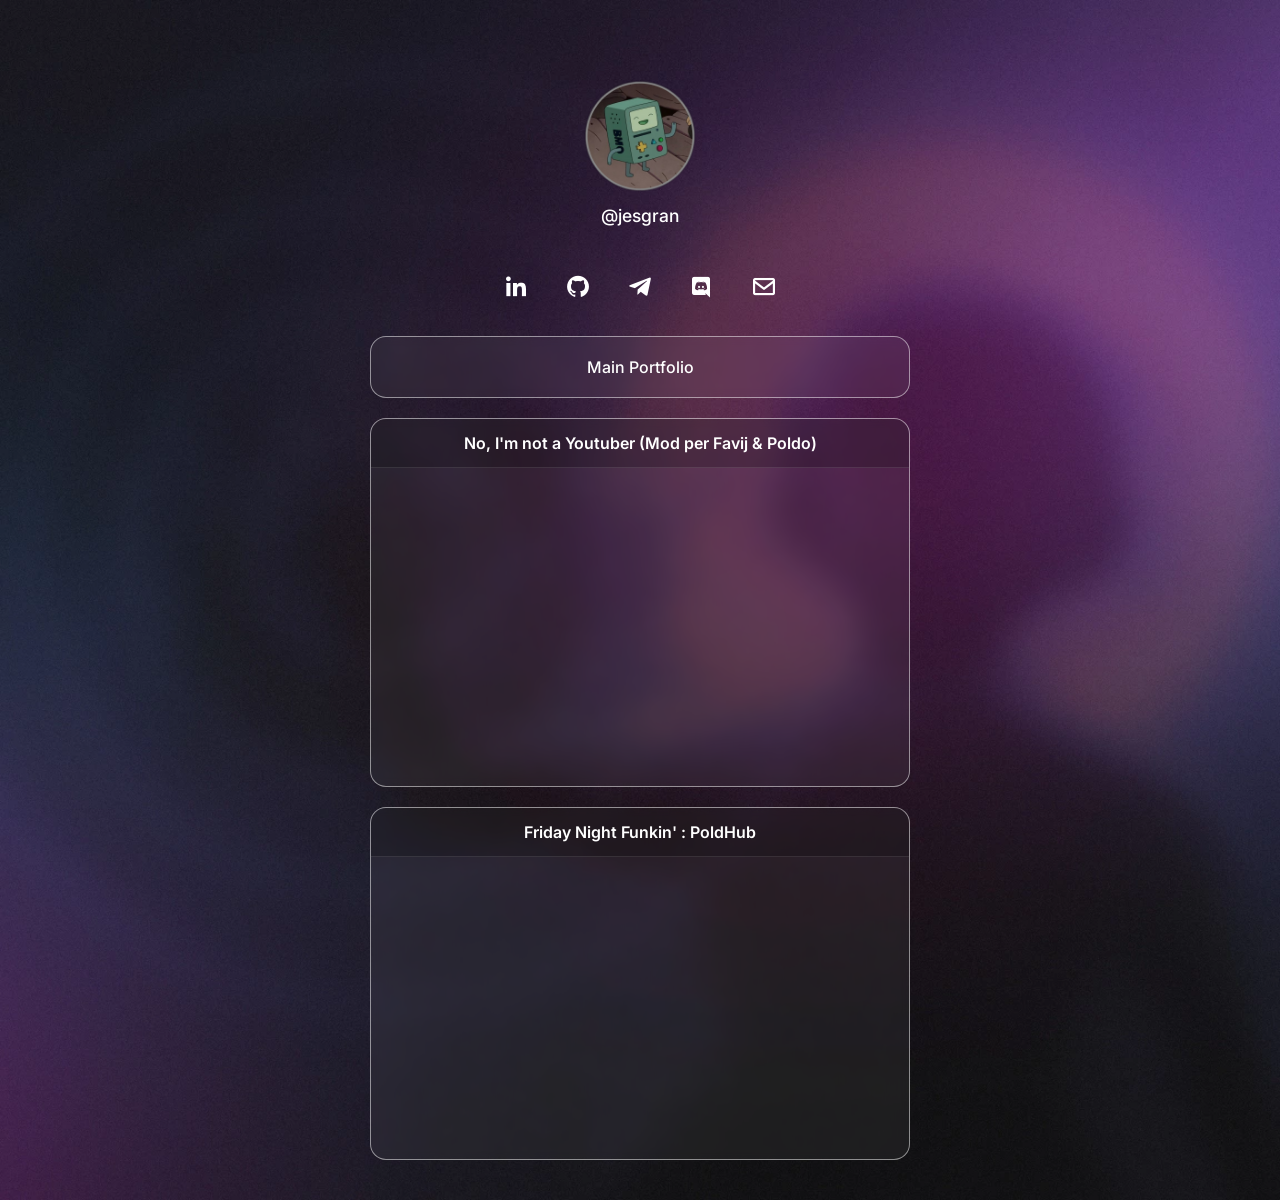
<file: index.html>
<!DOCTYPE html>
<html lang="en">

<head>
  <meta charset="UTF-8" />
  <meta name="viewport" content="width=device-width, initial-scale=1.0" />
  <title>@Jesgran</title>

  <link rel="stylesheet" href="style.css" />

  <link rel="preconnect" href="https://fonts.googleapis.com" />
  <link rel="preconnect" href="https://fonts.gstatic.com" crossorigin />
  <link href="https://fonts.googleapis.com/css2?family=Inter:wght@400;500;600&display=swap" rel="stylesheet" />
  <link href="https://cdn.jsdelivr.net/npm/boxicons@2.1.4/css/boxicons.min.css" rel="stylesheet">

  <meta property="og:title" content="Jesgran LinkTree" />
  <meta property="og:type" content="website" />
  <meta property="og:url" content="https://jes.is-a.dev/" />
  <meta property="og:image" content="https://jes.is-a.dev/assets/disc.png" />
  <meta property="og:description"
    content="I build sites, discord bots and useless things just to see if i can do it." />
  <meta name="theme-color" content="#407c84" />
</head>

<body>
  <div id="container">
    <div id="user">
      <img src="./assets/avatar.png" alt="Avatar" />
      <p>@jesgran</p>
    </div>

    <div id="social-links">
      <a href="https://www.linkedin.com/in/daniel-calzuolo-1a394a432/" target="_blank"><i
          class='bx bxl-linkedin'></i></a>
      <a href="https://github.com/jesgran" target="_blank"><i class='bx bxl-github'></i></a>
      <a href="https://t.me/jesgran" target="_blank"><i class='bx bxl-telegram'></i></a>
      <a href="https://discord.com/users/436963335414480897" target="_blank"><i class='bx bxl-discord'></i></a>
      <a href="mailto:daniel.calzuolo@proton.me" target="_blank"><i class='bx bx-envelope'></i></a>
    </div>

    <ul>
      <!-- Tasto Classico -->
      <li>
        <a href="https://jesgran.is-a.dev/" target="_blank" rel="noopener noreferrer" class="standard-link">
          Main Portfolio
        </a>
      </li>

      <!-- YouTube Embed 1: No I'm not human -->
      <li>
        <div class="video-grid-card">
          <div class="video-card-title">No, I'm not a Youtuber (Mod per Favij & Poldo)</div>

          <div class="video-grid">
            <!-- Video 1 -->
            <div class="iframe-container">
              <iframe src="https://www.youtube.com/embed/tQ3o2CNuE4g?controls=0" title="Video 1" frameborder="0"
                allow="accelerometer; autoplay; clipboard-write; encrypted-media; gyroscope; picture-in-picture"
                allowfullscreen></iframe>
            </div>
            <!-- Video 2 -->
            <div class="iframe-container">
              <iframe src="https://www.youtube.com/embed/P144I10U8OI?controls=0" title="Video 2" frameborder="0"
                allow="accelerometer; autoplay; clipboard-write; encrypted-media; gyroscope; picture-in-picture"
                allowfullscreen></iframe>
            </div>
            <!-- Video 3 -->
            <div class="iframe-container">
              <iframe src="https://www.youtube.com/embed/wPwKcktn8_M?controls=0" title="Video 3" frameborder="0"
                allow="accelerometer; autoplay; clipboard-write; encrypted-media; gyroscope; picture-in-picture"
                allowfullscreen></iframe>
            </div>
            <!-- Video 4 -->
            <div class="iframe-container">
              <iframe src="https://www.youtube.com/embed/QPvV1YJAFuU?controls=0" title="Video 4" frameborder="0"
                allow="accelerometer; autoplay; clipboard-write; encrypted-media; gyroscope; picture-in-picture"
                allowfullscreen></iframe>
            </div>
          </div>

        </div>
      </li>

      <!-- YouTube Embed 2: PoldHub -->
      <li>
        <div class="video-card">
          <div class="video-card-title">Friday Night Funkin' : PoldHub
          </div>
          <div class="iframe-container">
            <!-- Sostituisci l'URL in 'src' con quello del video di PoldHub -->
            <iframe src="https://www.youtube.com/embed/qYd-cYDyoGg?controls=0" title="YouTube video player"
              frameborder="0"
              allow="accelerometer; autoplay; clipboard-write; encrypted-media; gyroscope; picture-in-picture; web-share"
              allowfullscreen></iframe>
          </div>
        </div>
      </li>
    </ul>
  </div>
</body>

</html>
</file>
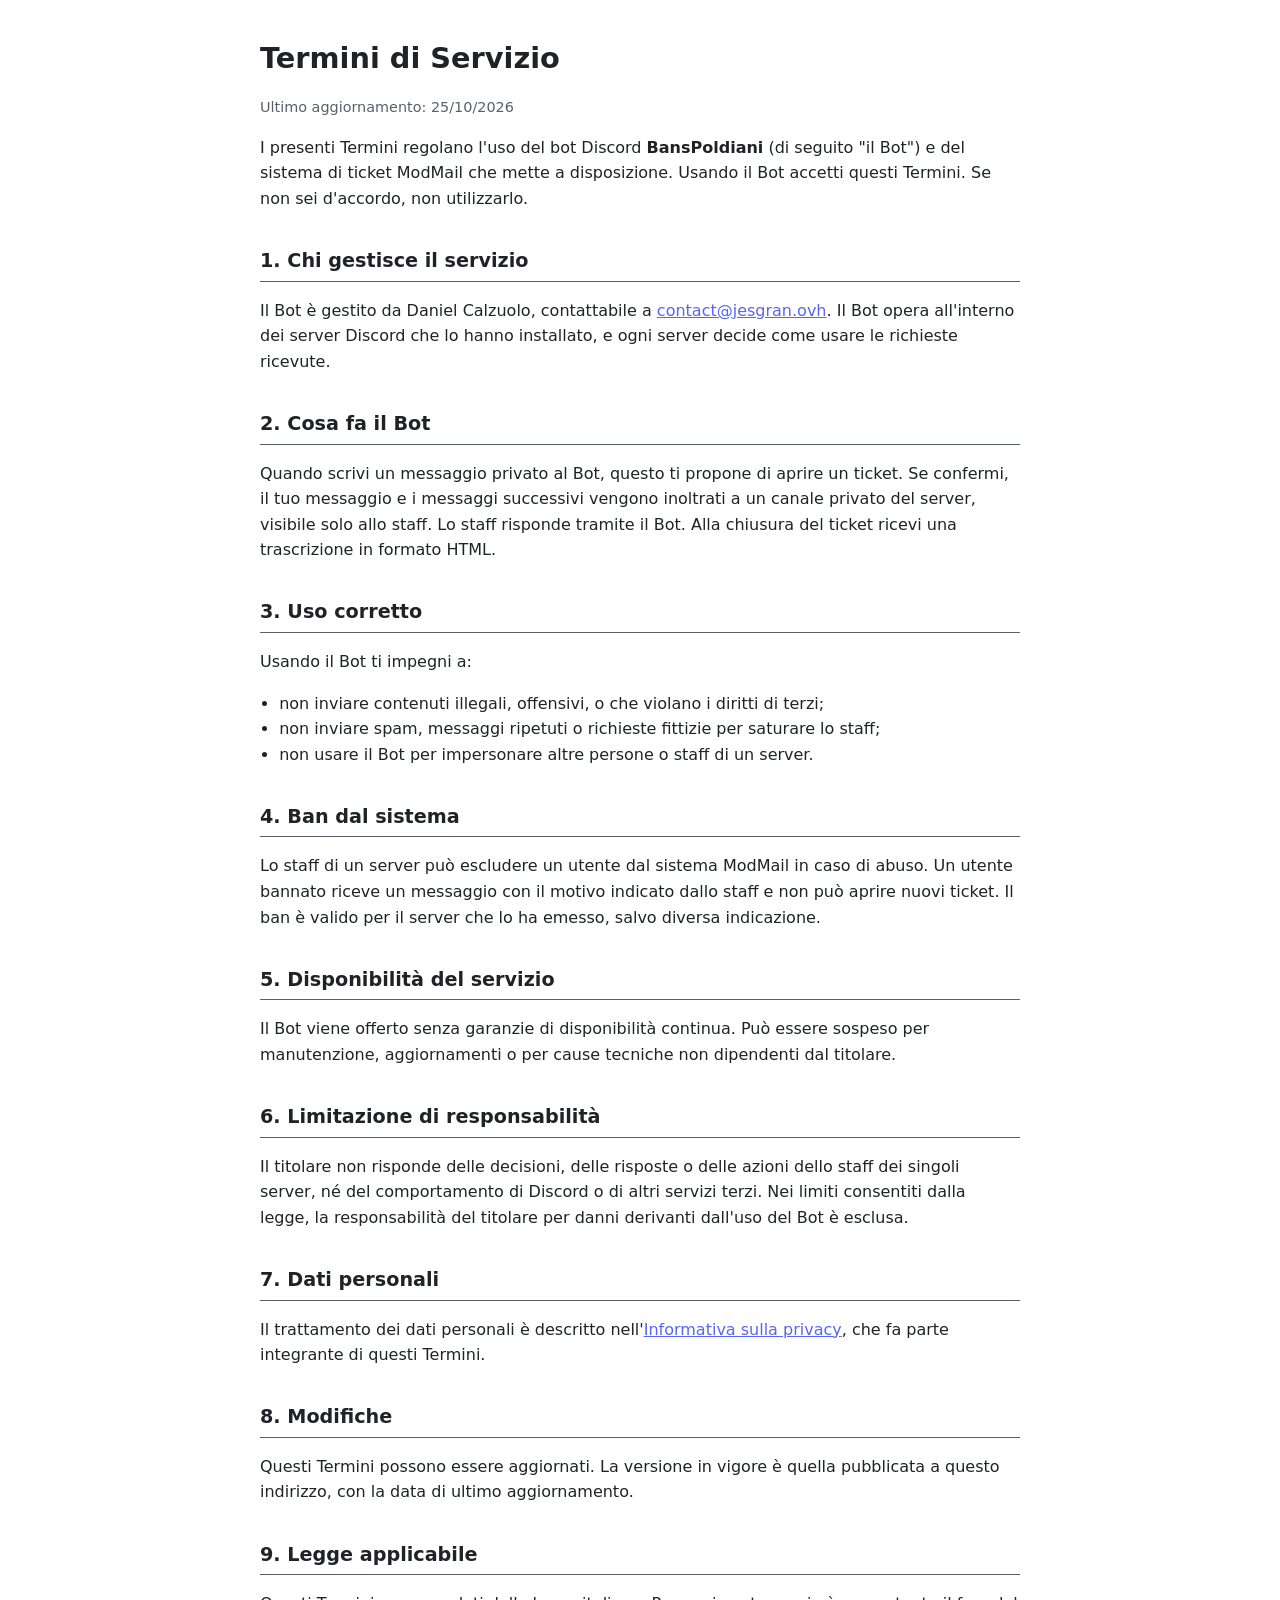
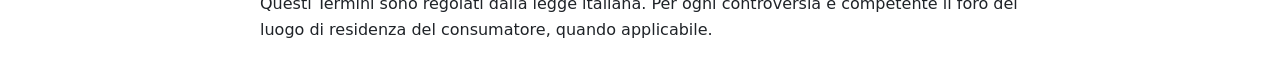
<file: banspoldiani-termini-servizio.html>
<!doctype html>
<html lang="it">
<head>
<meta charset="utf-8">
<meta name="viewport" content="width=device-width, initial-scale=1">
<title>Termini di Servizio - BansPoldiani</title>
<style>
  :root { --bg: #ffffff; --fg: #1f2328; --muted: #57606a; --accent: #5865f2; }
  @media (prefers-color-scheme: dark) {
    :root:not([data-theme="light"]) { --bg: #1e1f22; --fg: #dbdee1; --muted: #949ba4; --accent: #7983f5; }
  }
  :root[data-theme="dark"] { --bg: #1e1f22; --fg: #dbdee1; --muted: #949ba4; --accent: #7983f5; }
  body { background: var(--bg); color: var(--fg); font-family: system-ui, -apple-system, "Segoe UI", Roboto, sans-serif; line-height: 1.6; margin: 0; padding: 16px; }
  main { max-width: 760px; margin: 0 auto; }
  h1 { font-size: 1.8rem; margin-bottom: 0.2em; }
  h2 { font-size: 1.2rem; margin-top: 1.8em; border-bottom: 1px solid var(--muted); padding-bottom: 0.2em; }
  .meta { color: var(--muted); font-size: 0.9rem; }
  a { color: var(--accent); }
  ul { padding-left: 1.2em; }
</style>
</head>
<body>
<main>

<h1>Termini di Servizio</h1>
<p class="meta">Ultimo aggiornamento: 25/10/2026</p>

<p>I presenti Termini regolano l'uso del bot Discord <strong>BansPoldiani</strong> (di seguito "il Bot") e del sistema di ticket ModMail che mette a disposizione. Usando il Bot accetti questi Termini. Se non sei d'accordo, non utilizzarlo.</p>

<h2>1. Chi gestisce il servizio</h2>
<p>Il Bot è gestito da Daniel Calzuolo, contattabile a <a href="mailto:contact@jesgran.ovh">contact@jesgran.ovh</a>. Il Bot opera all'interno dei server Discord che lo hanno installato, e ogni server decide come usare le richieste ricevute.</p>

<h2>2. Cosa fa il Bot</h2>
<p>Quando scrivi un messaggio privato al Bot, questo ti propone di aprire un ticket. Se confermi, il tuo messaggio e i messaggi successivi vengono inoltrati a un canale privato del server, visibile solo allo staff. Lo staff risponde tramite il Bot. Alla chiusura del ticket ricevi una trascrizione in formato HTML.</p>

<h2>3. Uso corretto</h2>
<p>Usando il Bot ti impegni a:</p>
<ul>
  <li>non inviare contenuti illegali, offensivi, o che violano i diritti di terzi;</li>
  <li>non inviare spam, messaggi ripetuti o richieste fittizie per saturare lo staff;</li>
  <li>non usare il Bot per impersonare altre persone o staff di un server.</li>
</ul>

<h2>4. Ban dal sistema</h2>
<p>Lo staff di un server può escludere un utente dal sistema ModMail in caso di abuso. Un utente bannato riceve un messaggio con il motivo indicato dallo staff e non può aprire nuovi ticket. Il ban è valido per il server che lo ha emesso, salvo diversa indicazione.</p>

<h2>5. Disponibilità del servizio</h2>
<p>Il Bot viene offerto senza garanzie di disponibilità continua. Può essere sospeso per manutenzione, aggiornamenti o per cause tecniche non dipendenti dal titolare.</p>

<h2>6. Limitazione di responsabilità</h2>
<p>Il titolare non risponde delle decisioni, delle risposte o delle azioni dello staff dei singoli server, né del comportamento di Discord o di altri servizi terzi. Nei limiti consentiti dalla legge, la responsabilità del titolare per danni derivanti dall'uso del Bot è esclusa.</p>

<h2>7. Dati personali</h2>
<p>Il trattamento dei dati personali è descritto nell'<a href="informativa-privacy.html">Informativa sulla privacy</a>, che fa parte integrante di questi Termini.</p>

<h2>8. Modifiche</h2>
<p>Questi Termini possono essere aggiornati. La versione in vigore è quella pubblicata a questo indirizzo, con la data di ultimo aggiornamento.</p>

<h2>9. Legge applicabile</h2>
<p>Questi Termini sono regolati dalla legge italiana. Per ogni controversia è competente il foro del luogo di residenza del consumatore, quando applicabile.</p>

</main>
</body>
</html>
</file>
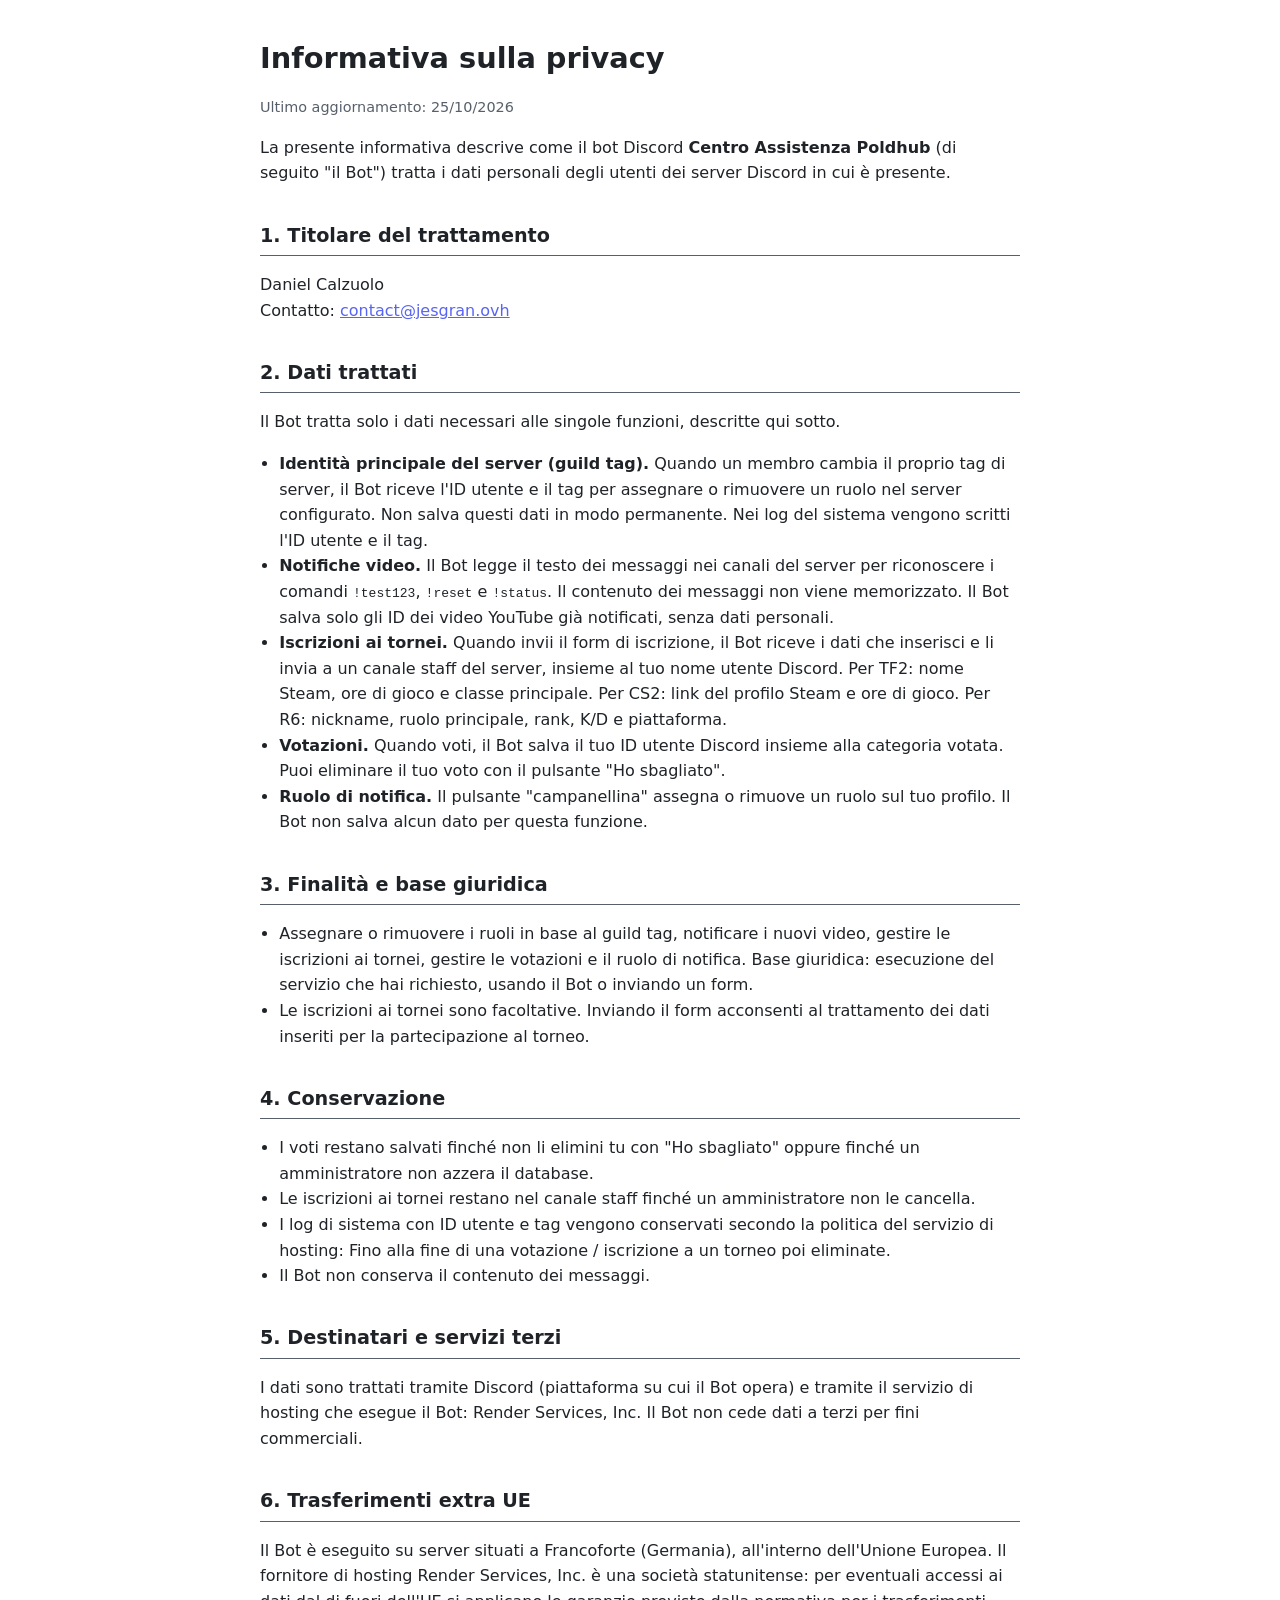
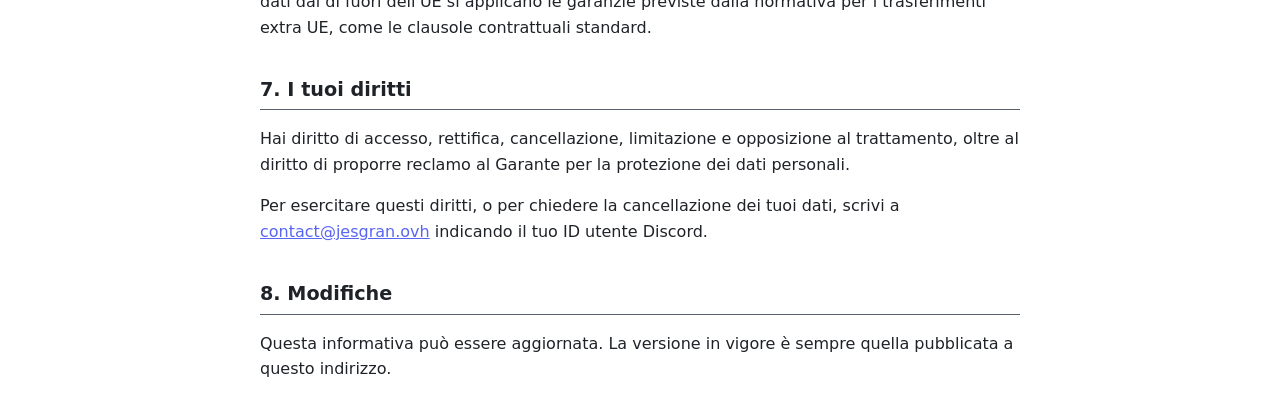
<file: informativa-privacy.html>
<!doctype html>
<html lang="it">

<head>
  <meta charset="utf-8">
  <meta name="viewport" content="width=device-width, initial-scale=1">
  <title>Informativa sulla privacy - Centro Assistenza Poldhub</title>
  <style>
    :root {
      --bg: #ffffff;
      --fg: #1f2328;
      --muted: #57606a;
      --accent: #5865f2;
    }

    @media (prefers-color-scheme: dark) {
      :root:not([data-theme="light"]) {
        --bg: #1e1f22;
        --fg: #dbdee1;
        --muted: #949ba4;
        --accent: #7983f5;
      }
    }

    :root[data-theme="dark"] {
      --bg: #1e1f22;
      --fg: #dbdee1;
      --muted: #949ba4;
      --accent: #7983f5;
    }

    body {
      background: var(--bg);
      color: var(--fg);
      font-family: system-ui, -apple-system, "Segoe UI", Roboto, sans-serif;
      line-height: 1.6;
      margin: 0;
      padding: 16px;
    }

    main {
      max-width: 760px;
      margin: 0 auto;
    }

    h1 {
      font-size: 1.8rem;
      margin-bottom: 0.2em;
    }

    h2 {
      font-size: 1.2rem;
      margin-top: 1.8em;
      border-bottom: 1px solid var(--muted);
      padding-bottom: 0.2em;
    }

    .meta {
      color: var(--muted);
      font-size: 0.9rem;
    }

    a {
      color: var(--accent);
    }

    ul {
      padding-left: 1.2em;
    }

    .placeholder {
      background: rgba(255, 200, 0, 0.25);
      padding: 0 3px;
      border-radius: 3px;
    }
  </style>
</head>

<body>
  <main>

    <h1>Informativa sulla privacy</h1>
    <p class="meta">Ultimo aggiornamento: 25/10/2026</p>

    <p>La presente informativa descrive come il bot Discord <strong>Centro Assistenza Poldhub</strong> (di seguito "il
      Bot") tratta i dati personali degli utenti dei server Discord in cui è presente.</p>

    <h2>1. Titolare del trattamento</h2>
    <p>Daniel Calzuolo<br>
      Contatto: <a href="mailto:contact@jesgran.ovh">contact@jesgran.ovh</a></p>

    <h2>2. Dati trattati</h2>
    <p>Il Bot tratta solo i dati necessari alle singole funzioni, descritte qui sotto.</p>
    <ul>
      <li><strong>Identità principale del server (guild tag).</strong> Quando un membro cambia il proprio tag di server,
        il Bot riceve l'ID utente e il tag per assegnare o rimuovere un ruolo nel server configurato. Non salva questi
        dati in modo permanente. Nei log del sistema vengono scritti l'ID utente e il tag.</li>
      <li><strong>Notifiche video.</strong> Il Bot legge il testo dei messaggi nei canali del server per riconoscere i
        comandi <code>!test123</code>, <code>!reset</code> e <code>!status</code>. Il contenuto dei messaggi non viene
        memorizzato. Il Bot salva solo gli ID dei video YouTube già notificati, senza dati personali.</li>
      <li><strong>Iscrizioni ai tornei.</strong> Quando invii il form di iscrizione, il Bot riceve i dati che inserisci
        e li invia a un canale staff del server, insieme al tuo nome utente Discord. Per TF2: nome Steam, ore di gioco e
        classe principale. Per CS2: link del profilo Steam e ore di gioco. Per R6: nickname, ruolo principale, rank, K/D
        e piattaforma.</li>
      <li><strong>Votazioni.</strong> Quando voti, il Bot salva il tuo ID utente Discord insieme alla categoria votata.
        Puoi eliminare il tuo voto con il pulsante "Ho sbagliato".</li>
      <li><strong>Ruolo di notifica.</strong> Il pulsante "campanellina" assegna o rimuove un ruolo sul tuo profilo. Il
        Bot non salva alcun dato per questa funzione.</li>
    </ul>

    <h2>3. Finalità e base giuridica</h2>
    <ul>
      <li>Assegnare o rimuovere i ruoli in base al guild tag, notificare i nuovi video, gestire le iscrizioni ai tornei,
        gestire le votazioni e il ruolo di notifica. Base giuridica: esecuzione del servizio che hai richiesto, usando
        il Bot o inviando un form.</li>
      <li>Le iscrizioni ai tornei sono facoltative. Inviando il form acconsenti al trattamento dei dati inseriti per la
        partecipazione al torneo.</li>
    </ul>

    <h2>4. Conservazione</h2>
    <ul>
      <li>I voti restano salvati finché non li elimini tu con "Ho sbagliato" oppure finché un amministratore non azzera
        il database.</li>
      <li>Le iscrizioni ai tornei restano nel canale staff finché un amministratore non le cancella.</li>
      <li>I log di sistema con ID utente e tag vengono conservati secondo la politica del servizio di hosting: Fino alla
        fine di una votazione / iscrizione a un torneo poi eliminate.</li>
      <li>Il Bot non conserva il contenuto dei messaggi.</li>
    </ul>

    <h2>5. Destinatari e servizi terzi</h2>
    <p>I dati sono trattati tramite Discord (piattaforma su cui il Bot opera) e tramite il servizio di hosting che
      esegue il Bot: Render Services, Inc. Il Bot non
      cede dati a terzi per fini commerciali.</p>

    <h2>6. Trasferimenti extra UE</h2>
    <p>Il Bot è eseguito su server situati a Francoforte (Germania), all'interno dell'Unione Europea. Il fornitore di hosting
      Render Services, Inc. è una società statunitense: per eventuali accessi ai dati dal di fuori dell'UE si applicano le
      garanzie previste dalla normativa per i trasferimenti extra UE, come le clausole contrattuali standard.</p>

    <h2>7. I tuoi diritti</h2>
    <p>Hai diritto di accesso, rettifica, cancellazione, limitazione e opposizione al trattamento, oltre al diritto di
      proporre reclamo al Garante per la protezione dei dati personali.</p>
    <p>Per esercitare questi diritti, o per chiedere la cancellazione dei tuoi dati, scrivi a <a
        href="mailto:contact@jesgran.ovh">contact@jesgran.ovh</a> indicando il tuo ID utente Discord.</p>

    <h2>8. Modifiche</h2>
    <p>Questa informativa può essere aggiornata. La versione in vigore è sempre quella pubblicata a questo indirizzo.
    </p>

  </main>
</body>

</html>
</file>
<file: style.css>
* {
  margin: 0;
  padding: 0;
  box-sizing: border-box;
}

:root {
  --text-color: white;
  --bg-url: url(./assets/bg.webp);
  --bg-color: rgb(22, 22, 24);
  --stroke-color: rgba(255, 255, 255, 0.5);
  --surface-color: rgba(255, 255, 255, 0.05);
  --surface-color-hover: rgba(255, 255, 255, 0.1);
  --highlight-color: rgba(255, 255, 255, 0.2);
}

body {
  background: var(--bg-url) no-repeat top center/cover;
  background-color: var(--bg-color);
  min-height: 100vh;
}

body * {
  font-family: "Inter", system-ui, -apple-system, BlinkMacSystemFont, "Segoe UI", Roboto, sans-serif;
  color: var(--text-color);
}

#container {
  width: 100%;
  max-width: 588px;
  margin: 56px auto 0px;
  padding: 0 24px;
}

#user {
  text-align: center;
  padding: 24px;
}

#user img {
  width: 112px;
  border-radius: 50%;
}

#user p {
  font-weight: 500;
  line-height: 24px;
  margin-top: 8px;
  font-size: 1.1rem;
}

#social-links {
  display: flex;
  justify-content: center;
  padding: 10px 0 24px 0;
  gap: 12px;
}

#social-links a {
  display: flex;
  align-items: center;
  justify-content: center;
  padding: 12px;
  transition: all 0.2s;
  border-radius: 50%;
  text-decoration: none;
}

#social-links i {
  font-size: 26px;
}

#social-links a:hover {
  background: var(--highlight-color);
  transform: scale(1.1);
}

ul {
  list-style: none;
  display: flex;
  flex-direction: column;
  gap: 20px;
  padding: 0 0 40px 0;
}

/* Stile per i link di solo testo classici */
.standard-link {
  display: block;
  background: var(--surface-color);
  border: 1px solid var(--stroke-color);
  border-radius: 16px;
  backdrop-filter: blur(4px);
  -webkit-backdrop-filter: blur(4px);
  text-decoration: none;
  transition: all 0.3s ease;
  padding: 20px 24px;
  text-align: center;
  font-weight: 500;
}

.standard-link:hover {
  background: var(--surface-color-hover);
  transform: translateY(-3px);
  border-color: var(--text-color);
  box-shadow: 0 8px 15px rgba(0, 0, 0, 0.3);
}

/* Stile per la scheda che contiene il video di YouTube */
.video-card {
  background: var(--surface-color);
  border: 1px solid var(--stroke-color);
  border-radius: 16px;
  backdrop-filter: blur(4px);
  -webkit-backdrop-filter: blur(4px);
  overflow: hidden;
  transition: all 0.3s ease;
  display: flex;
  flex-direction: column;
}

.video-card:hover {
  border-color: var(--text-color);
  transform: translateY(-3px);
  box-shadow: 0 8px 15px rgba(0, 0, 0, 0.3);
}

/* Titolo sopra al video */
.video-card-title {
  padding: 14px 16px;
  font-weight: 600;
  text-align: center;
  font-size: 1rem;
  border-bottom: 1px solid rgba(255, 255, 255, 0.1);
  background: rgba(0, 0, 0, 0.2);
}

/* Contenitore responsive per l'iframe di YouTube */
.iframe-container {
  width: 100%;
  aspect-ratio: 16 / 9;
}

.iframe-container iframe {
  width: 100%;
  height: 100%;
  border: none;
  display: block;
}

.video-carousel {
  display: flex;
  overflow-x: auto;
  scroll-snap-type: x mandatory;
  gap: 12px;
  padding: 12px;
  scrollbar-width: thin;
  scrollbar-color: rgba(255, 255, 255, 0.3) transparent;
}

/* Stile della barra di scorrimento per desktop */
.video-carousel::-webkit-scrollbar {
  height: 6px;
}

.video-carousel::-webkit-scrollbar-thumb {
  background: rgba(255, 255, 255, 0.3);
  border-radius: 3px;
}

/* Singolo blocco video dentro il carosello */
.carousel-item-video {
  min-width: 100%;
  /* Occupa l'intera larghezza della card, scorrendo uno alla volta */
  scroll-snap-align: start;
  flex-shrink: 0;
  border-radius: 10px;
  overflow: hidden;
}

.video-grid-card {
  background: var(--surface-color);
  border: 1px solid var(--stroke-color);
  border-radius: 16px;
  backdrop-filter: blur(4px);
  -webkit-backdrop-filter: blur(4px);
  overflow: hidden;
  transition: all 0.3s ease;
  display: flex;
  flex-direction: column;
}

.video-grid-card:hover {
  border-color: var(--text-color);
  transform: translateY(-3px);
  box-shadow: 0 8px 15px rgba(0, 0, 0, 0.3);
}

.video-grid {
  display: grid;
  grid-template-columns: repeat(2, 1fr);
  /* Due colonne uguali */
  gap: 10px;
  /* Spazio pulito tra un video e l'altro */
  padding: 12px;
}

/* Adatta i singoli box video all'interno della griglia */
.video-grid .iframe-container {
  width: 100%;
  aspect-ratio: 16 / 9;
  border-radius: 8px;
  overflow: hidden;
}
</file>
